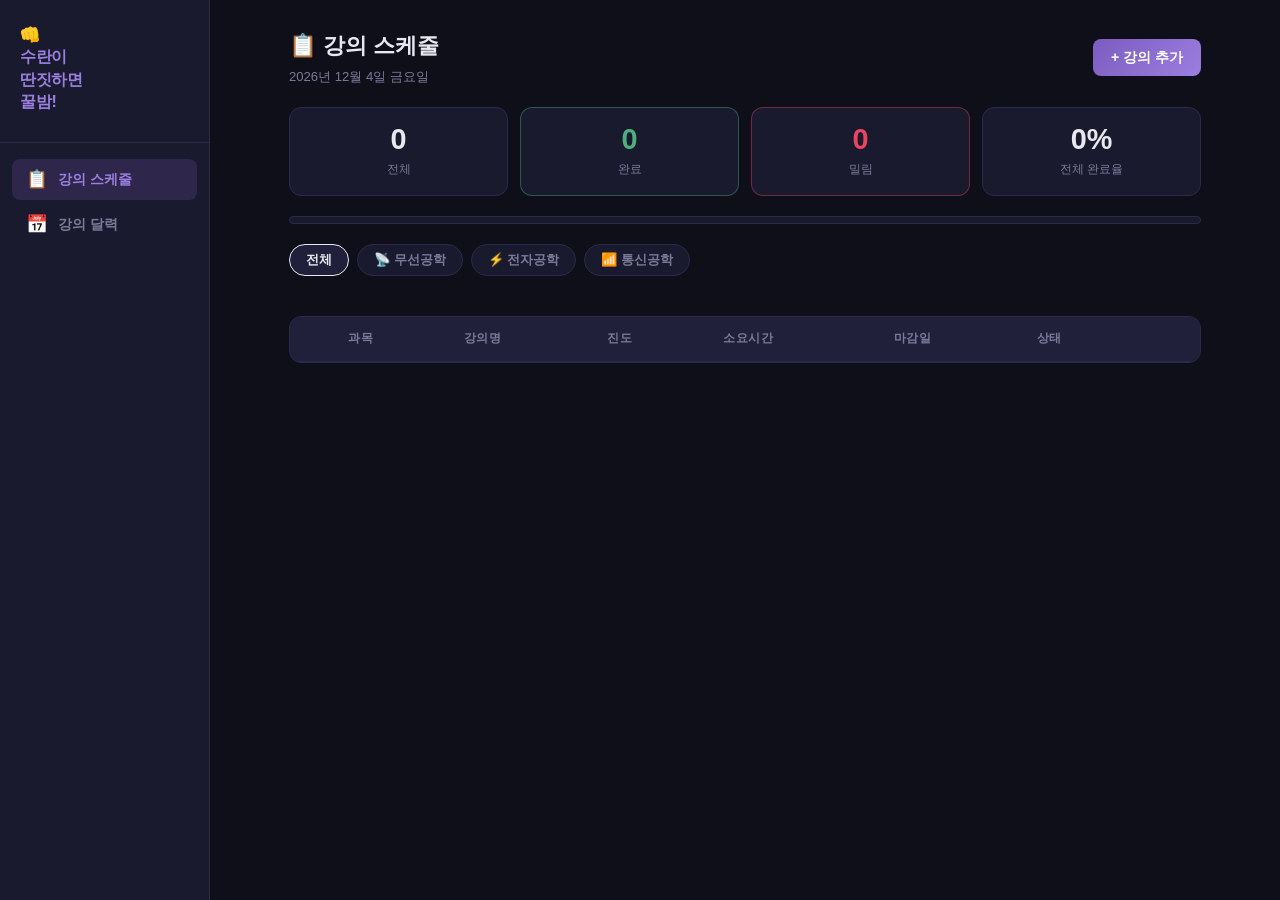
<file: backup/backup_2026-05-23/index.html>
<!DOCTYPE html>
<html lang="ko">
<head>
  <meta charset="UTF-8">
  <meta name="viewport" content="width=device-width, initial-scale=1.0">
  <title>수란이 딴짓하면 꿀밤!</title>
  <link rel="stylesheet" href="style.css">
</head>
<body>

<div class="app">

  <!-- ===================== 사이드바 ===================== -->
  <nav class="sidebar">
    <div class="sidebar__brand">👊<br>수란이<br>딴짓하면<br>꿀밤!</div>
    <ul class="sidebar__menu">
      <li>
        <button class="menu-btn menu-btn--active" data-view="schedule">
          <span class="menu-icon">📋</span>
          <span class="menu-label">강의 스케줄</span>
        </button>
      </li>
      <li>
        <button class="menu-btn" data-view="calendar">
          <span class="menu-icon">📅</span>
          <span class="menu-label">강의 달력</span>
        </button>
      </li>
    </ul>
  </nav>

  <!-- ===================== 메인 ===================== -->
  <main class="main">

    <!-- ── 강의 스케줄 뷰 ── -->
    <div id="view-schedule" class="view view--active">
      <div class="container">

        <header class="header">
          <div>
            <h1 class="header__title">📋 강의 스케줄</h1>
            <p class="header__date" id="today-date"></p>
          </div>
          <button class="btn btn--primary" id="open-modal-btn">+ 강의 추가</button>
        </header>

        <!-- 요약 카드 -->
        <section class="summary">
          <div class="summary-card">
            <span class="summary-card__value" id="total-count">0</span>
            <span class="summary-card__label">전체</span>
          </div>
          <div class="summary-card summary-card--done">
            <span class="summary-card__value" id="done-count">0</span>
            <span class="summary-card__label">완료</span>
          </div>
          <div class="summary-card summary-card--delayed">
            <span class="summary-card__value" id="delayed-count">0</span>
            <span class="summary-card__label">밀림</span>
          </div>
          <div class="summary-card">
            <span class="summary-card__value" id="overall-rate">0%</span>
            <span class="summary-card__label">전체 완료율</span>
          </div>
        </section>

        <!-- 전체 진행바 -->
        <div class="progress-wrap">
          <div class="progress-bar">
            <div class="progress-bar__fill" id="overall-bar"></div>
          </div>
        </div>

        <!-- 과목 필터 -->
        <div class="subject-filter" id="subject-filter">
          <button class="subject-btn active" data-subject="all">전체</button>
          <button class="subject-btn" data-subject="wireless">📡 무선공학</button>
          <button class="subject-btn" data-subject="electronics">⚡ 전자공학</button>
          <button class="subject-btn" data-subject="comms">📶 통신공학</button>
        </div>

        <!-- 주차 탭 -->
        <nav class="week-tabs" id="week-tabs"></nav>

        <!-- 강의 테이블 -->
        <section class="table-wrap">
          <table class="schedule-table" id="schedule-table">
            <thead>
              <tr>
                <th class="th-check"></th>
                <th>과목</th>
                <th>강의명</th>
                <th>진도</th>
                <th>소요시간</th>
                <th>마감일</th>
                <th>상태</th>
                <th></th>
              </tr>
            </thead>
            <tbody id="table-body"></tbody>
          </table>
          <div class="empty-state" id="empty-state">
            <p class="empty-state__icon">📂</p>
            <p class="empty-state__text">이 주차에 등록된 공부가 없습니다.</p>
          </div>
        </section>

      </div>
    </div><!-- /view-schedule -->

    <!-- ── 공부 달력 뷰 ── -->
    <div id="view-calendar" class="view">
      <div class="container">

        <header class="header">
          <div>
            <h1 class="header__title">📅 공부 달력</h1>
            <p class="header__date" id="cal-today-date"></p>
          </div>
        </header>

        <!-- 월 이동 -->
        <div class="cal-nav">
          <button class="btn btn--ghost cal-nav__btn" id="cal-prev">◀</button>
          <h2 class="cal-nav__label" id="cal-month-label"></h2>
          <button class="btn btn--ghost cal-nav__btn" id="cal-next">▶</button>
        </div>

        <!-- 달력 그리드 -->
        <div class="cal-wrap">
          <div class="cal-days-header">
            <span>월</span><span>화</span><span>수</span>
            <span>목</span><span>금</span><span class="sat">토</span><span class="sun">일</span>
          </div>
          <div class="cal-grid" id="cal-grid"></div>
        </div>

        <!-- 범례 -->
        <div class="cal-legend">
          <span class="cal-legend__item cal-legend__item--wireless">📡 무선공학</span>
          <span class="cal-legend__item cal-legend__item--electronics">⚡ 전자공학</span>
          <span class="cal-legend__item cal-legend__item--comms">📶 통신공학</span>
          <span class="cal-legend__item cal-legend__item--done">✔ 완료</span>
        </div>

      </div>
    </div><!-- /view-calendar -->

  </main>
</div>

<!-- ===================== 모달 ===================== -->
<div class="modal-overlay" id="modal-overlay">
  <div class="modal">
    <div class="modal__header">
      <h2 class="modal__title" id="modal-title">강의 추가</h2>
      <button class="modal__close" id="close-modal-btn">✕</button>
    </div>
    <form class="modal__form" id="course-form" autocomplete="off">
      <input type="hidden" id="edit-id">

      <div class="form-row">
        <div class="form-group">
          <label class="form-label">강의명 <span class="required">*</span></label>
          <input type="text" class="form-input" id="f-name" placeholder="강의 이름" maxlength="60">
        </div>
        <div class="form-group">
          <label class="form-label">과목 <span class="required">*</span></label>
          <select class="form-input" id="f-subject">
            <option value="wireless">📡 무선공학</option>
            <option value="electronics">⚡ 전자공학</option>
            <option value="comms">📶 통신공학</option>
          </select>
        </div>
      </div>

      <div class="form-row">
        <div class="form-group">
          <label class="form-label">주차 <span class="required">*</span></label>
          <select class="form-input" id="f-week"></select>
        </div>
        <div class="form-group">
          <label class="form-label">상태</label>
          <select class="form-input" id="f-status">
            <option value="default">기본</option>
            <option value="delayed">밀림</option>
            <option value="done">완료</option>
          </select>
        </div>
      </div>

      <div class="form-row">
        <div class="form-group">
          <label class="form-label">진도</label>
          <input type="text" class="form-input" id="f-progress" placeholder="강의 번호">
        </div>
        <div class="form-group">
          <label class="form-label">소요시간</label>
          <input type="text" class="form-input" id="f-duration" placeholder="예: 45분">
        </div>
      </div>

      <div class="form-group">
        <label class="form-label">마감일</label>
        <input type="date" class="form-input" id="f-deadline">
      </div>

      <div class="modal__actions">
        <button type="button" class="btn btn--ghost" id="cancel-btn">취소</button>
        <button type="submit" class="btn btn--primary">저장</button>
      </div>
    </form>
  </div>
</div>

<script src="script.js"></script>
</body>
</html>
</file>
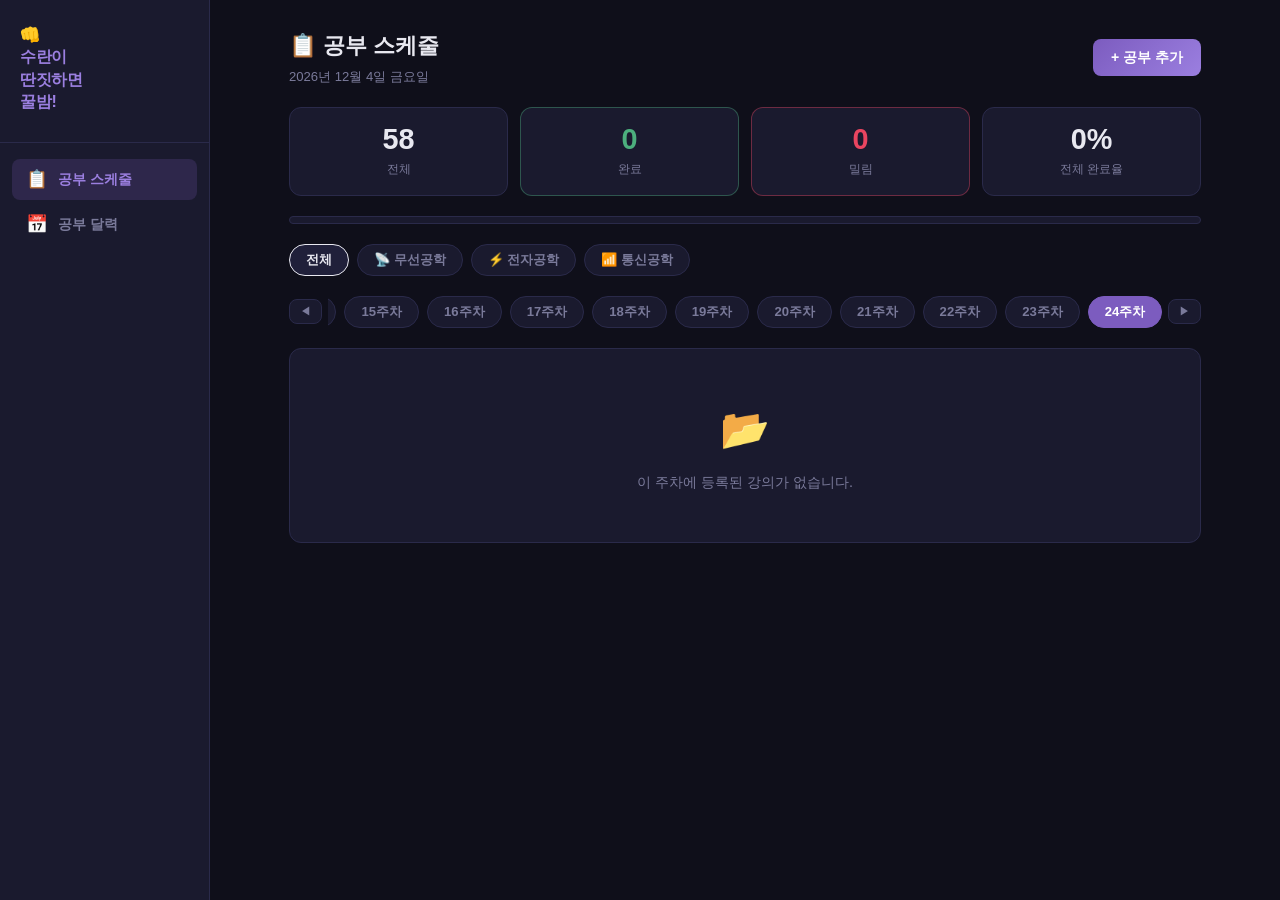
<file: backup/backup_2026-05-23_v2(15-09)/index.html>
<!DOCTYPE html>
<html lang="ko">
<head>
  <meta charset="UTF-8">
  <meta name="viewport" content="width=device-width, initial-scale=1.0">
  <title>수란이 딴짓하면 꿀밤!</title>
  <link rel="stylesheet" href="style.css">
</head>
<body>

<div class="app">

  <!-- ===================== 사이드바 ===================== -->
  <nav class="sidebar">
    <div class="sidebar__brand">👊<br>수란이<br>딴짓하면<br>꿀밤!</div>
    <ul class="sidebar__menu">
      <li>
        <button class="menu-btn menu-btn--active" data-view="schedule">
          <span class="menu-icon">📋</span>
          <span class="menu-label">공부 스케줄</span>
        </button>
      </li>
      <li>
        <button class="menu-btn" data-view="calendar">
          <span class="menu-icon">📅</span>
          <span class="menu-label">공부 달력</span>
        </button>
      </li>
    </ul>
  </nav>

  <!-- ===================== 메인 ===================== -->
  <main class="main">

    <!-- ── 공부 스케줄 뷰 ── -->
    <div id="view-schedule" class="view view--active">
      <div class="container">

        <header class="header">
          <div>
            <h1 class="header__title">📋 공부 스케줄</h1>
            <p class="header__date" id="today-date"></p>
          </div>
          <button class="btn btn--primary" id="open-modal-btn">+ 공부 추가</button>
        </header>

        <!-- 요약 카드 -->
        <section class="summary">
          <div class="summary-card">
            <span class="summary-card__value" id="total-count">0</span>
            <span class="summary-card__label">전체</span>
          </div>
          <div class="summary-card summary-card--done">
            <span class="summary-card__value" id="done-count">0</span>
            <span class="summary-card__label">완료</span>
          </div>
          <div class="summary-card summary-card--delayed">
            <span class="summary-card__value" id="delayed-count">0</span>
            <span class="summary-card__label">밀림</span>
          </div>
          <div class="summary-card">
            <span class="summary-card__value" id="overall-rate">0%</span>
            <span class="summary-card__label">전체 완료율</span>
          </div>
        </section>

        <!-- 전체 진행바 -->
        <div class="progress-wrap">
          <div class="progress-bar">
            <div class="progress-bar__fill" id="overall-bar"></div>
          </div>
        </div>

        <!-- 과목 필터 -->
        <div class="subject-filter" id="subject-filter">
          <button class="subject-btn active" data-subject="all">전체</button>
          <button class="subject-btn" data-subject="wireless">📡 무선공학</button>
          <button class="subject-btn" data-subject="electronics">⚡ 전자공학</button>
          <button class="subject-btn" data-subject="comms">📶 통신공학</button>
        </div>

        <!-- 주차 탭 -->
        <div class="week-tabs-wrap">
          <button class="week-nav-btn" id="week-prev">◀</button>
          <nav class="week-tabs" id="week-tabs"></nav>
          <button class="week-nav-btn" id="week-next">▶</button>
        </div>

        <!-- 강의 테이블 -->
        <section class="table-wrap">
          <table class="schedule-table" id="schedule-table">
            <thead>
              <tr>
                <th class="th-check"></th>
                <th>과목</th>
                <th>강의명</th>
                <th>진도</th>
                <th>소요시간</th>
                <th>기간</th>
                <th>상태</th>
                <th></th>
              </tr>
            </thead>
            <tbody id="table-body"></tbody>
          </table>
          <div class="empty-state" id="empty-state">
            <p class="empty-state__icon">📂</p>
            <p class="empty-state__text">이 주차에 등록된 강의가 없습니다.</p>
          </div>
        </section>

      </div>
    </div><!-- /view-schedule -->

    <!-- ── 공부 달력 뷰 ── -->
    <div id="view-calendar" class="view">
      <div class="container">

        <header class="header">
          <div>
            <h1 class="header__title">📅 공부 달력</h1>
            <p class="header__date" id="cal-today-date"></p>
          </div>
        </header>

        <!-- 월 이동 -->
        <div class="cal-nav">
          <button class="btn btn--ghost cal-nav__btn" id="cal-prev">◀</button>
          <h2 class="cal-nav__label" id="cal-month-label"></h2>
          <button class="btn btn--ghost cal-nav__btn" id="cal-next">▶</button>
        </div>

        <!-- 달력 그리드 -->
        <div class="cal-wrap">
          <div class="cal-days-header">
            <span>월</span><span>화</span><span>수</span>
            <span>목</span><span>금</span><span class="sat">토</span><span class="sun">일</span>
          </div>
          <div class="cal-grid" id="cal-grid"></div>
        </div>

        <!-- 범례 -->
        <div class="cal-legend">
          <span class="cal-legend__item cal-legend__item--wireless">📡 무선공학</span>
          <span class="cal-legend__item cal-legend__item--electronics">⚡ 전자공학</span>
          <span class="cal-legend__item cal-legend__item--comms">📶 통신공학</span>
          <span class="cal-legend__item cal-legend__item--done">✔ 완료</span>
        </div>

      </div>
    </div><!-- /view-calendar -->

  </main>
</div>

<!-- ===================== 모달 ===================== -->
<div class="modal-overlay" id="modal-overlay">
  <div class="modal">
    <div class="modal__header">
      <h2 class="modal__title" id="modal-title">공부 추가</h2>
      <button class="modal__close" id="close-modal-btn">✕</button>
    </div>
    <form class="modal__form" id="course-form" autocomplete="off">
      <input type="hidden" id="edit-id">

      <div class="form-row">
        <div class="form-group">
          <label class="form-label">강의명 <span class="required">*</span></label>
          <input type="text" class="form-input" id="f-name" placeholder="강의 이름" maxlength="60">
        </div>
        <div class="form-group">
          <label class="form-label">과목 <span class="required">*</span></label>
          <select class="form-input" id="f-subject">
            <option value="wireless">📡 무선공학</option>
            <option value="electronics">⚡ 전자공학</option>
            <option value="comms">📶 통신공학</option>
            <option value="custom">✏️ 직접 입력</option>
          </select>
        </div>
      </div>

      <div class="form-group" id="custom-subject-group" style="display:none">
        <label class="form-label">과목명 직접 입력</label>
        <input type="text" class="form-input" id="f-custom-subject" placeholder="과목명을 입력하세요" maxlength="30">
        <label class="form-label" style="margin-top:10px">색상</label>
        <div class="color-swatches" id="color-swatches"></div>
        <input type="hidden" id="f-custom-color">
      </div>

      <div class="form-row">
        <div class="form-group">
          <label class="form-label">주차 <span class="required">*</span></label>
          <select class="form-input" id="f-week"></select>
        </div>
        <div class="form-group">
          <label class="form-label">상태</label>
          <select class="form-input" id="f-status">
            <option value="default">기본</option>
            <option value="delayed">밀림</option>
            <option value="done">완료</option>
          </select>
        </div>
      </div>

      <div class="form-row">
        <div class="form-group">
          <label class="form-label">진도</label>
          <input type="text" class="form-input" id="f-progress" placeholder="강의 번호">
        </div>
        <div class="form-group">
          <label class="form-label">소요시간</label>
          <input type="text" class="form-input" id="f-duration" placeholder="예: 45분">
        </div>
      </div>

      <div class="form-row">
        <div class="form-group">
          <label class="form-label">시작일</label>
          <input type="date" class="form-input" id="f-start-date">
        </div>
        <div class="form-group">
          <label class="form-label">종료일</label>
          <input type="date" class="form-input" id="f-end-date">
        </div>
      </div>

      <div class="modal__actions">
        <button type="button" class="btn btn--ghost" id="cancel-btn">취소</button>
        <button type="submit" class="btn btn--primary">저장</button>
      </div>
    </form>
  </div>
</div>

<script src="script.js"></script>
</body>
</html>
</file>
<file: backup/backup_2026-05-23/style.css>
/* =============================================================
   1. 디자인 변수
============================================================= */
:root {
  /* 배경 / 표면 */
  --bg:          #0f0f1a;
  --surface:     #1a1a2e;
  --surface-2:   #20203a;
  --border:      #2a2a4a;

  /* 브랜드 색상 */
  --primary:     #7c5cbf;
  --primary-lt:  #9b7fe0;

  /* 상태 색상 */
  --done:        #4caf7d;
  --delayed:     #e94560;
  --default:     #5b8de8;

  /* 텍스트 */
  --text:        #e8e8f0;
  --muted:       #7a7a9a;

  /* 과목 색상 */
  --wireless:    #38bdf8;
  --electronics: #fb923c;
  --comms:       #a78bfa;

  /* 공통 */
  --radius:      12px;
  --radius-sm:   8px;
  --tr:          0.2s ease;
  --sidebar-w:   210px;
}

/* =============================================================
   2. 리셋
============================================================= */
*, *::before, *::after { box-sizing: border-box; margin: 0; padding: 0; }

body {
  background: var(--bg);
  color: var(--text);
  font-family: 'Segoe UI', 'Apple SD Gothic Neo', sans-serif;
  font-size: 15px;
  line-height: 1.6;
  min-height: 100vh;
}

/* =============================================================
   3. 앱 레이아웃
============================================================= */
.app {
  display: flex;
  min-height: 100vh;
}

/* ── 사이드바 ── */
.sidebar {
  width: var(--sidebar-w);
  flex-shrink: 0;
  background: var(--surface);
  border-right: 1px solid var(--border);
  display: flex;
  flex-direction: column;
  position: fixed;
  top: 0; left: 0;
  height: 100vh;
  z-index: 50;
  padding: 24px 0 32px;
}

.sidebar__brand {
  font-size: 1rem;
  font-weight: 800;
  line-height: 1.4;
  color: var(--primary-lt);
  padding: 0 20px 28px;
  border-bottom: 1px solid var(--border);
  letter-spacing: -0.3px;
}

.sidebar__menu {
  list-style: none;
  padding: 16px 12px 0;
  display: flex;
  flex-direction: column;
  gap: 4px;
}

.menu-btn {
  display: flex;
  align-items: center;
  gap: 10px;
  width: 100%;
  background: transparent;
  border: none;
  border-radius: var(--radius-sm);
  color: var(--muted);
  cursor: pointer;
  font-size: 0.88rem;
  font-weight: 600;
  padding: 10px 14px;
  text-align: left;
  transition: all var(--tr);
}
.menu-btn:hover        { background: var(--surface-2); color: var(--text); }
.menu-btn--active      { background: rgba(124,92,191,0.2); color: var(--primary-lt); }
.menu-icon             { font-size: 1.1rem; flex-shrink: 0; }

/* ── 메인 & 뷰 ── */
.main          { margin-left: var(--sidebar-w); flex: 1; min-height: 100vh; }
.view          { display: none; }
.view--active  { display: block; }

.container {
  max-width: 960px;
  margin: 0 auto;
  padding: 28px 24px 60px;
  display: flex;
  flex-direction: column;
  gap: 20px;
}

/* =============================================================
   4. 공통 컴포넌트
============================================================= */

/* ── 헤더 ── */
.header       { display: flex; align-items: center; justify-content: space-between; }
.header__title { font-size: 1.4rem; font-weight: 800; }
.header__date  { font-size: 0.82rem; color: var(--muted); margin-top: 2px; }

/* ── 버튼 ── */
.btn {
  border: none;
  border-radius: var(--radius-sm);
  cursor: pointer;
  font-size: 0.88rem;
  font-weight: 600;
  padding: 9px 18px;
  transition: opacity var(--tr), transform var(--tr);
}
.btn:hover  { opacity: 0.82; transform: translateY(-1px); }
.btn:active { transform: translateY(0); }

.btn--primary { background: linear-gradient(135deg, var(--primary), var(--primary-lt)); color: #fff; }
.btn--ghost   { background: transparent; border: 1px solid var(--border); color: var(--muted); }
.btn--ghost:hover { border-color: var(--primary-lt); color: var(--primary-lt); }
.btn--icon       { background: transparent; border: none; color: var(--muted); padding: 4px 8px; font-size: 0.8rem; }
.btn--icon:hover { color: var(--delayed); }
.btn--delay:hover { color: var(--default); }

/* ── 배지 ── */
.badge {
  display: inline-block;
  border-radius: 99px;
  font-size: 0.75rem;
  font-weight: 700;
  padding: 3px 11px;
  white-space: nowrap;
}
.badge--default { background: rgba(91,141,232,0.15); color: var(--default); border: 1px solid rgba(91,141,232,0.3); }
.badge--delayed { background: rgba(233,69,96,0.15);  color: var(--delayed); border: 1px solid rgba(233,69,96,0.3); }
.badge--done    { background: rgba(76,175,125,0.15); color: var(--done);    border: 1px solid rgba(76,175,125,0.3); }

.subject-badge {
  display: inline-block;
  border-radius: var(--radius-sm);
  font-size: 0.72rem;
  font-weight: 700;
  padding: 3px 9px;
  white-space: nowrap;
}
.subject-badge--wireless    { background: rgba(56,189,248,0.15); color: var(--wireless);    border: 1px solid rgba(56,189,248,0.3); }
.subject-badge--electronics { background: rgba(251,146,60,0.15);  color: var(--electronics); border: 1px solid rgba(251,146,60,0.3); }
.subject-badge--comms       { background: rgba(167,139,250,0.15); color: var(--comms);       border: 1px solid rgba(167,139,250,0.3); }
.subject-badge--custom      { background: rgba(160,160,180,0.15); color: #aaa;               border: 1px solid rgba(160,160,180,0.3); }

/* ── 색상 스와치 ── */
.color-swatches { display: flex; gap: 8px; flex-wrap: wrap; margin-top: 6px; }
.color-swatch {
  width: 28px; height: 28px;
  border-radius: 50%;
  cursor: pointer;
  border: 2px solid transparent;
  flex-shrink: 0;
  transition: transform var(--tr), box-shadow var(--tr);
}
.color-swatch:hover  { transform: scale(1.18); }
.color-swatch.selected {
  box-shadow: 0 0 0 2px var(--surface-2), 0 0 0 4px var(--text);
}

/* =============================================================
   5. 스케줄 뷰
============================================================= */

/* ── 요약 카드 ── */
.summary { display: grid; grid-template-columns: repeat(4, 1fr); gap: 12px; }

.summary-card {
  background: var(--surface);
  border: 1px solid var(--border);
  border-radius: var(--radius);
  padding: 16px;
  text-align: center;
}
.summary-card__value { display: block; font-size: 1.8rem; font-weight: 800; line-height: 1.1; }
.summary-card__label { display: block; font-size: 0.75rem; color: var(--muted); margin-top: 4px; }
.summary-card--done    { border-color: rgba(76,175,125,0.4); }
.summary-card--done    .summary-card__value { color: var(--done); }
.summary-card--delayed { border-color: rgba(233,69,96,0.4); }
.summary-card--delayed .summary-card__value { color: var(--delayed); }

/* ── 전체 진행바 ── */
.progress-bar {
  height: 8px;
  background: var(--surface);
  border-radius: 99px;
  overflow: hidden;
  border: 1px solid var(--border);
}
.progress-bar__fill {
  height: 100%;
  width: 0%;
  background: linear-gradient(90deg, var(--primary), var(--primary-lt));
  border-radius: 99px;
  transition: width 0.5s ease;
}

/* ── 과목 필터 ── */
.subject-filter { display: flex; gap: 8px; flex-wrap: wrap; }

.subject-btn {
  background: var(--surface);
  border: 1px solid var(--border);
  border-radius: 99px;
  color: var(--muted);
  cursor: pointer;
  font-size: 0.82rem;
  font-weight: 600;
  padding: 6px 16px;
  transition: all var(--tr);
}
.subject-btn:hover { opacity: 0.8; }
.subject-btn[data-subject="all"].active         { background: var(--surface-2); border-color: var(--text); color: var(--text); }
.subject-btn[data-subject="wireless"].active    { background: rgba(56,189,248,0.15); border-color: var(--wireless);    color: var(--wireless); }
.subject-btn[data-subject="electronics"].active { background: rgba(251,146,60,0.15);  border-color: var(--electronics); color: var(--electronics); }
.subject-btn[data-subject="comms"].active       { background: rgba(167,139,250,0.15); border-color: var(--comms);       color: var(--comms); }

/* ── 주차 탭 ── */
.week-tabs-wrap {
  display: flex;
  align-items: center;
  gap: 6px;
}

.week-nav-btn {
  background: var(--surface);
  border: 1px solid var(--border);
  border-radius: var(--radius-sm);
  color: var(--muted);
  cursor: pointer;
  font-size: 0.7rem;
  padding: 6px 10px;
  flex-shrink: 0;
  transition: all var(--tr);
  line-height: 1;
}
.week-nav-btn:hover { border-color: var(--primary-lt); color: var(--primary-lt); }

.week-tabs {
  display: flex;
  gap: 8px;
  flex-wrap: nowrap;
  overflow: hidden;
  scroll-behavior: smooth;
  flex: 1;
}

.week-tab {
  background: var(--surface);
  border: 1px solid var(--border);
  border-radius: 99px;
  color: var(--muted);
  cursor: pointer;
  font-size: 0.82rem;
  font-weight: 600;
  padding: 6px 16px;
  transition: all var(--tr);
  white-space: nowrap;
  flex-shrink: 0;
}
.week-tab:hover  { border-color: var(--primary-lt); color: var(--primary-lt); }
.week-tab.active { background: var(--primary); border-color: var(--primary); color: #fff; }

/* ── 테이블 ── */
.table-wrap {
  background: var(--surface);
  border: 1px solid var(--border);
  border-radius: var(--radius);
  overflow: hidden;
}
.schedule-table { width: 100%; border-collapse: collapse; }
.schedule-table thead { background: var(--surface-2); }
.schedule-table th {
  padding: 12px 14px;
  text-align: left;
  font-size: 0.78rem;
  font-weight: 700;
  color: var(--muted);
  text-transform: uppercase;
  letter-spacing: 0.5px;
  border-bottom: 1px solid var(--border);
  white-space: nowrap;
}
.schedule-table td {
  padding: 13px 14px;
  border-bottom: 1px solid var(--border);
  font-size: 0.88rem;
  vertical-align: middle;
}
.schedule-table tbody tr:last-child td { border-bottom: none; }
.schedule-table tbody tr { transition: background var(--tr); }
.schedule-table tbody tr:hover { background: var(--surface-2); }

.col-name     { font-weight: 600; max-width: 200px; }
.col-progress { color: var(--muted); white-space: nowrap; }
.col-duration { color: var(--muted); white-space: nowrap; }
.col-deadline { white-space: nowrap; color: var(--muted); }

/* 행 왼쪽 과목 컬러 라인 */
.row--wireless    { border-left: 3px solid var(--wireless); }
.row--electronics { border-left: 3px solid var(--electronics); }
.row--comms       { border-left: 3px solid var(--comms); }

/* ── 체크 버튼 ── */
.th-check { width: 44px; }

.check-btn {
  width: 26px;
  height: 26px;
  border-radius: 50%;
  border: 2px solid var(--border);
  background: transparent;
  cursor: pointer;
  display: flex;
  align-items: center;
  justify-content: center;
  font-size: 0.8rem;
  color: transparent;
  transition: all var(--tr);
  flex-shrink: 0;
}
.check-btn:hover  { border-color: var(--done); color: var(--done); }
.check-btn.checked {
  background: var(--done);
  border-color: var(--done);
  color: #fff;
  box-shadow: 0 0 8px rgba(76,175,125,0.45);
}

/* 완료된 행 */
.row--done td         { opacity: 0.45; }
.row--done .col-name  { text-decoration: line-through; }

/* ── D-day 배지 ── */
.d-badge {
  display: inline-block;
  border-radius: 99px;
  border: 1px solid currentColor;
  font-size: 0.72rem;
  font-weight: 700;
  padding: 1px 7px;
  margin-left: 6px;
  vertical-align: middle;
  color: var(--muted);
}
.d-badge--near { color: var(--delayed); }
.d-badge--over { color: var(--delayed); }

/* ── 빈 상태 ── */
.empty-state         { display: none; text-align: center; padding: 48px 0; }
.empty-state.visible { display: block; }
.empty-state__icon   { font-size: 2.5rem; margin-bottom: 10px; }
.empty-state__text   { color: var(--muted); font-size: 0.9rem; }

/* =============================================================
   6. 달력 뷰
============================================================= */

/* ── 월 이동 네비 ── */
.cal-nav {
  display: flex;
  align-items: center;
  justify-content: center;
  gap: 20px;
  background: var(--surface);
  border: 1px solid var(--border);
  border-radius: var(--radius);
  padding: 14px 20px;
}
.cal-nav__btn   { padding: 6px 14px; }
.cal-nav__label { font-size: 1.1rem; font-weight: 700; min-width: 160px; text-align: center; }

/* ── 달력 전체 래퍼 ── */
.cal-wrap {
  background: var(--surface);
  border: 1px solid var(--border);
  border-radius: var(--radius);
  overflow: hidden;
}

/* 요일 헤더 (월~일) */
.cal-days-header {
  display: grid;
  grid-template-columns: repeat(7, 1fr);
  background: var(--surface-2);
  border-bottom: 1px solid var(--border);
}
.cal-days-header span {
  padding: 10px 0;
  text-align: center;
  font-size: 0.78rem;
  font-weight: 700;
  color: var(--muted);
  letter-spacing: 0.5px;
}
.cal-days-header .sat { color: var(--primary-lt); }
.cal-days-header .sun { color: #f87171; }

/* ── 주차 행 (7컬럼 CSS Grid) ── */
.cal-grid { display: flex; flex-direction: column; }

.cal-week {
  display: grid;
  grid-template-columns: repeat(7, 1fr);
  grid-template-rows: 36px 36px 36px 36px 36px;
  border-bottom: 1px solid var(--border);
}
.cal-week:last-child { border-bottom: none; }

/* 날짜 셀 (전체 행 스팬, 숫자는 맨 위) */
.cal-day {
  grid-row: 1 / -1;
  padding: 7px 8px;
  border-right: 1px solid var(--border);
  vertical-align: top;
}
.cal-day:last-child          { border-right: none; }
.cal-day--other .cal-day__num { opacity: 0.22; }
.cal-day--sat .cal-day__num  { color: var(--primary-lt); }
.cal-day--sun .cal-day__num  { color: #f87171; }

.cal-day__num {
  display: inline-flex;
  align-items: center;
  justify-content: center;
  width: 24px;
  height: 24px;
  border-radius: 50%;
  font-size: 0.8rem;
  font-weight: 600;
  color: var(--muted);
}
.cal-day--today .cal-day__num {
  background: var(--primary);
  color: #fff;
  box-shadow: 0 0 8px rgba(124,92,191,0.5);
}

/* 이벤트 바 (grid-row: 2, 3, … / grid-column: 인라인 설정) */
.cal-event {
  display: flex;
  align-items: center;
  gap: 8px;
  border-radius: 5px;
  padding: 5px 10px;
  font-size: 0.8rem;
  font-weight: 600;
  margin: 4px 4px 4px;
  transition: opacity var(--tr);
  cursor: pointer;
}
.cal-event:hover { filter: brightness(1.2); }
.cal-event--wireless    { background: rgba(56,189,248,0.18); color: var(--wireless);    border-left: 3px solid var(--wireless);    border-right: 3px solid var(--wireless); }
.cal-event--electronics { background: rgba(251,146,60,0.18);  color: var(--electronics); border-left: 3px solid var(--electronics); border-right: 3px solid var(--electronics); }
.cal-event--comms       { background: rgba(167,139,250,0.18); color: var(--comms);       border-left: 3px solid var(--comms);       border-right: 3px solid var(--comms); }
.cal-event--custom      { background: rgba(160,160,180,0.18); color: #aaa;               border-left: 3px solid #aaa;               border-right: 3px solid #aaa; }
.cal-event--done        { opacity: 0.38; }

/* 멀티위크 구간 테두리 처리 */
.cal-event--first-seg { border-right: none !important; border-radius: 5px 0 0 5px; margin-right: 0; }
.cal-event--mid-seg   { border-left: none !important; border-right: none !important; border-radius: 0; margin-left: 0; margin-right: 0; }
.cal-event--last-seg  { border-left: none !important; border-radius: 0 5px 5px 0; margin-left: 0; }

.cal-event__icon      { font-size: 0.95rem; flex-shrink: 0; }
.cal-event__name      { white-space: nowrap; overflow: hidden; text-overflow: ellipsis; }
.cal-event__count     { font-size: 0.73rem; opacity: 0.85; white-space: nowrap; }
.cal-event__done-mark { color: var(--done); font-size: 0.85rem; flex-shrink: 0; }
.cal-event__week      { margin-left: auto; font-size: 0.7rem; opacity: 0.6; white-space: nowrap; flex-shrink: 0; padding-left: 6px; }

/* ── 범례 ── */
.cal-legend       { display: flex; gap: 16px; flex-wrap: wrap; padding: 4px 0; }
.cal-legend__item { font-size: 0.8rem; font-weight: 600; display: flex; align-items: center; gap: 6px; }
.cal-legend__item--wireless    { color: var(--wireless); }
.cal-legend__item--electronics { color: var(--electronics); }
.cal-legend__item--comms       { color: var(--comms); }
.cal-legend__item--done        { color: var(--muted); }

/* =============================================================
   7. 모달
============================================================= */
.modal-overlay {
  display: none;
  position: fixed;
  inset: 0;
  background: rgba(0,0,0,0.6);
  z-index: 200;
  align-items: center;
  justify-content: center;
  padding: 16px;
}
.modal-overlay.open { display: flex; }

.modal {
  background: var(--surface);
  border: 1px solid var(--border);
  border-radius: var(--radius);
  width: 100%;
  max-width: 520px;
  animation: fadeUp 0.2s ease;
}

@keyframes fadeUp {
  from { opacity: 0; transform: translateY(16px); }
  to   { opacity: 1; transform: translateY(0); }
}

.modal__header {
  display: flex;
  align-items: center;
  justify-content: space-between;
  padding: 20px 20px 0;
}
.modal__title { font-size: 1.05rem; font-weight: 700; }
.modal__close {
  background: none;
  border: none;
  color: var(--muted);
  cursor: pointer;
  font-size: 1rem;
  transition: color var(--tr);
}
.modal__close:hover { color: var(--delayed); }
.modal__form    { padding: 20px; display: flex; flex-direction: column; gap: 14px; }
.modal__actions { display: flex; justify-content: flex-end; gap: 10px; margin-top: 4px; }

/* ── 폼 요소 ── */
.form-group { display: flex; flex-direction: column; gap: 5px; }
.form-row   { display: grid; grid-template-columns: 1fr 1fr; gap: 12px; }
.form-label { font-size: 0.8rem; color: var(--muted); font-weight: 600; }
.required   { color: var(--delayed); }

.form-input {
  background: var(--surface-2);
  border: 1px solid var(--border);
  border-radius: var(--radius-sm);
  color: var(--text);
  font-size: 0.9rem;
  padding: 9px 12px;
  outline: none;
  transition: border-color var(--tr);
  width: 100%;
}
.form-input:focus       { border-color: var(--primary); }
.form-input::placeholder { color: var(--muted); }

/* ── 기간 표시 ── */
.period-display {
  background: var(--surface-2);
  border: 1px solid var(--border);
  border-radius: var(--radius-sm);
  color: var(--text);
  font-size: 0.9rem;
  font-weight: 600;
  padding: 9px 12px;
  min-height: 39px;
  display: flex;
  align-items: center;
  letter-spacing: 0.3px;
}
.period-display__placeholder { color: var(--muted); font-weight: 400; font-size: 0.82rem; }

/* =============================================================
   8. 반응형
============================================================= */
/* ── 태블릿 (≤768px) ── */
@media (max-width: 768px) {
  :root { --sidebar-w: 60px; }

  .menu-label     { display: none; }
  .sidebar__brand { font-size: 0.6rem; padding: 12px 10px 16px; text-align: center; }
  .menu-btn       { justify-content: center; padding: 10px; }
  .summary        { grid-template-columns: repeat(2, 1fr); }
  .table-wrap     { overflow-x: auto; -webkit-overflow-scrolling: touch; }
  .schedule-table { min-width: 540px; }
  .form-row       { grid-template-columns: 1fr; }

  /* 주차 탭 */
  .week-nav-btn { padding: 5px 9px; font-size: 0.68rem; }
  .week-tab     { font-size: 0.78rem; padding: 5px 12px; }

  /* 달력 주차 표시 크기 축소 */
  .cal-event__week { font-size: 0.63rem; }
}

/* ── 모바일 (≤640px) ── */
@media (max-width: 640px) {
  :root { --sidebar-w: 0px; }

  /* 사이드바 → 하단 탭 바 */
  .sidebar {
    width: 100%;
    height: 56px;
    flex-direction: row;
    top: auto;
    bottom: 0;
    left: 0;
    border-right: none;
    border-top: 1px solid var(--border);
    padding: 0;
  }
  .sidebar__brand { display: none; }
  .sidebar__menu  { flex-direction: row; width: 100%; padding: 0; gap: 0; }
  .menu-btn {
    flex: 1;
    flex-direction: column;
    gap: 3px;
    padding: 8px 4px;
    border-radius: 0;
    justify-content: center;
    align-items: center;
  }
  .menu-label { display: block; font-size: 0.65rem; }
  .menu-icon  { font-size: 1.2rem; }

  /* 메인 */
  .main      { margin-left: 0; }
  .container { padding: 10px 10px 72px; gap: 8px; }

  /* 헤더 */
  .header__title { font-size: 0.95rem; }
  .header__date  { display: none; }
  .btn--primary  { font-size: 0.78rem; padding: 6px 10px; }

  /* 요약 카드: 4개 한 줄 */
  .summary             { grid-template-columns: repeat(4, 1fr); gap: 5px; }
  .summary-card        { padding: 7px 4px; }
  .summary-card__value { font-size: 1rem; }
  .summary-card__label { font-size: 0.6rem; margin-top: 2px; }

  /* 진행바 */
  .progress-bar { height: 5px; }

  /* 필터: 한 줄 가로 스크롤 */
  .subject-filter { flex-wrap: nowrap; overflow-x: auto; -webkit-overflow-scrolling: touch; padding-bottom: 2px; }
  .subject-btn    { font-size: 0.72rem; padding: 4px 10px; white-space: nowrap; flex-shrink: 0; }

  /* 주차 탭 */
  .week-tab { font-size: 0.72rem; padding: 4px 10px; }

  /* 스케줄 테이블 → 카드 레이아웃 */
  .table-wrap     { overflow-x: unset; }
  .schedule-table { min-width: 0; display: block; }
  .schedule-table thead { display: none; }
  .schedule-table tbody { display: block; }
  .schedule-table tbody tr {
    display: grid;
    grid-template-columns: 34px 1fr auto;
    grid-template-areas:
      "check subject  status"
      "check name     buttons"
      "check deadline buttons";
    gap: 2px 6px;
    padding: 9px 10px 9px 2px;
    align-items: start;
  }
  .schedule-table td              { display: block; padding: 0; border: none; font-size: 0.82rem; }
  .schedule-table td:nth-child(1) { grid-area: check;    display: flex; align-items: center; justify-content: center; padding-top: 2px; }
  .schedule-table td:nth-child(2) { grid-area: subject; }
  .schedule-table td:nth-child(3) { grid-area: name;     font-size: 0.86rem; }
  .schedule-table td:nth-child(4) { display: none; }
  .schedule-table td:nth-child(5) { display: none; }
  .schedule-table td:nth-child(6) { grid-area: deadline; font-size: 0.72rem; }
  .schedule-table td:nth-child(7) { grid-area: status; }
  .schedule-table td:nth-child(8) { grid-area: buttons;  display: flex; align-items: center; justify-content: flex-end; gap: 2px; }
  .col-name { max-width: none; }

  /* 체크 버튼 */
  .check-btn { width: 22px; height: 22px; font-size: 0.7rem; }

  /* 달력 */
  .cal-week              { grid-template-rows: 24px 20px 20px 20px 20px; }
  .cal-days-header span  { font-size: 0.65rem; padding: 6px 0; }
  .cal-day               { padding: 3px 4px; }
  .cal-day__num          { width: 18px; height: 18px; font-size: 0.68rem; }
  .cal-nav__label        { font-size: 0.9rem; min-width: 120px; }
  .cal-event             { padding: 2px 5px; font-size: 0.63rem; gap: 3px; margin: 1px 2px; }
  .cal-event__count      { display: none; }
  .cal-event__week       { display: none; }
  .cal-event__icon       { font-size: 0.7rem; }
  .cal-event__done-mark  { display: none; }

  /* 미루기 버튼 터치 영역 */
  .btn--delay { font-size: 0.9rem; padding: 6px 8px; }
  .btn--delay:active { opacity: 0.6; }

  /* 액션 버튼 3개 간격 */
  .schedule-table td:nth-child(8) { gap: 2px; }

  /* 색상 스와치 터치 타겟 */
  .color-swatch { width: 34px; height: 34px; }
  .color-swatches { gap: 10px; }

  /* 모달 → 하단 시트 */
  .modal-overlay { padding: 0; align-items: flex-end; }
  .modal {
    border-radius: var(--radius) var(--radius) 0 0;
    max-width: 100%;
    max-height: 92vh;
    overflow-y: auto;
  }
}
</file>
<file: backup/backup_2026-05-23_v2(15-09)/style.css>
/* =============================================================
   1. 디자인 변수
============================================================= */
:root {
  /* 배경 / 표면 */
  --bg:          #0f0f1a;
  --surface:     #1a1a2e;
  --surface-2:   #20203a;
  --border:      #2a2a4a;

  /* 브랜드 색상 */
  --primary:     #7c5cbf;
  --primary-lt:  #9b7fe0;

  /* 상태 색상 */
  --done:        #4caf7d;
  --delayed:     #e94560;
  --default:     #5b8de8;

  /* 텍스트 */
  --text:        #e8e8f0;
  --muted:       #7a7a9a;

  /* 과목 색상 */
  --wireless:    #38bdf8;
  --electronics: #fb923c;
  --comms:       #a78bfa;

  /* 공통 */
  --radius:      12px;
  --radius-sm:   8px;
  --tr:          0.2s ease;
  --sidebar-w:   210px;
}

/* =============================================================
   2. 리셋
============================================================= */
*, *::before, *::after { box-sizing: border-box; margin: 0; padding: 0; }

body {
  background: var(--bg);
  color: var(--text);
  font-family: 'Segoe UI', 'Apple SD Gothic Neo', sans-serif;
  font-size: 15px;
  line-height: 1.6;
  min-height: 100vh;
}

/* =============================================================
   3. 앱 레이아웃
============================================================= */
.app {
  display: flex;
  min-height: 100vh;
}

/* ── 사이드바 ── */
.sidebar {
  width: var(--sidebar-w);
  flex-shrink: 0;
  background: var(--surface);
  border-right: 1px solid var(--border);
  display: flex;
  flex-direction: column;
  position: fixed;
  top: 0; left: 0;
  height: 100vh;
  z-index: 50;
  padding: 24px 0 32px;
}

.sidebar__brand {
  font-size: 1rem;
  font-weight: 800;
  line-height: 1.4;
  color: var(--primary-lt);
  padding: 0 20px 28px;
  border-bottom: 1px solid var(--border);
  letter-spacing: -0.3px;
}

.sidebar__menu {
  list-style: none;
  padding: 16px 12px 0;
  display: flex;
  flex-direction: column;
  gap: 4px;
}

.menu-btn {
  display: flex;
  align-items: center;
  gap: 10px;
  width: 100%;
  background: transparent;
  border: none;
  border-radius: var(--radius-sm);
  color: var(--muted);
  cursor: pointer;
  font-size: 0.88rem;
  font-weight: 600;
  padding: 10px 14px;
  text-align: left;
  transition: all var(--tr);
}
.menu-btn:hover        { background: var(--surface-2); color: var(--text); }
.menu-btn--active      { background: rgba(124,92,191,0.2); color: var(--primary-lt); }
.menu-icon             { font-size: 1.1rem; flex-shrink: 0; }

/* ── 메인 & 뷰 ── */
.main          { margin-left: var(--sidebar-w); flex: 1; min-height: 100vh; }
.view          { display: none; }
.view--active  { display: block; }

.container {
  max-width: 960px;
  margin: 0 auto;
  padding: 28px 24px 60px;
  display: flex;
  flex-direction: column;
  gap: 20px;
}

/* =============================================================
   4. 공통 컴포넌트
============================================================= */

/* ── 헤더 ── */
.header       { display: flex; align-items: center; justify-content: space-between; }
.header__title { font-size: 1.4rem; font-weight: 800; }
.header__date  { font-size: 0.82rem; color: var(--muted); margin-top: 2px; }

/* ── 버튼 ── */
.btn {
  border: none;
  border-radius: var(--radius-sm);
  cursor: pointer;
  font-size: 0.88rem;
  font-weight: 600;
  padding: 9px 18px;
  transition: opacity var(--tr), transform var(--tr);
}
.btn:hover  { opacity: 0.82; transform: translateY(-1px); }
.btn:active { transform: translateY(0); }

.btn--primary { background: linear-gradient(135deg, var(--primary), var(--primary-lt)); color: #fff; }
.btn--ghost   { background: transparent; border: 1px solid var(--border); color: var(--muted); }
.btn--ghost:hover { border-color: var(--primary-lt); color: var(--primary-lt); }
.btn--icon       { background: transparent; border: none; color: var(--muted); padding: 4px 8px; font-size: 0.8rem; }
.btn--icon:hover { color: var(--delayed); }
.btn--delay:hover { color: var(--default); }

/* ── 배지 ── */
.badge {
  display: inline-block;
  border-radius: 99px;
  font-size: 0.75rem;
  font-weight: 700;
  padding: 3px 11px;
  white-space: nowrap;
}
.badge--default { background: rgba(91,141,232,0.15); color: var(--default); border: 1px solid rgba(91,141,232,0.3); }
.badge--delayed { background: rgba(233,69,96,0.15);  color: var(--delayed); border: 1px solid rgba(233,69,96,0.3); }
.badge--done    { background: rgba(76,175,125,0.15); color: var(--done);    border: 1px solid rgba(76,175,125,0.3); }

.subject-badge {
  display: inline-block;
  border-radius: var(--radius-sm);
  font-size: 0.72rem;
  font-weight: 700;
  padding: 3px 9px;
  white-space: nowrap;
}
.subject-badge--wireless    { background: rgba(56,189,248,0.15); color: var(--wireless);    border: 1px solid rgba(56,189,248,0.3); }
.subject-badge--electronics { background: rgba(251,146,60,0.15);  color: var(--electronics); border: 1px solid rgba(251,146,60,0.3); }
.subject-badge--comms       { background: rgba(167,139,250,0.15); color: var(--comms);       border: 1px solid rgba(167,139,250,0.3); }
.subject-badge--custom      { background: rgba(160,160,180,0.15); color: #aaa;               border: 1px solid rgba(160,160,180,0.3); }

/* ── 색상 스와치 ── */
.color-swatches { display: flex; gap: 8px; flex-wrap: wrap; margin-top: 6px; }
.color-swatch {
  width: 28px; height: 28px;
  border-radius: 50%;
  cursor: pointer;
  border: 2px solid transparent;
  flex-shrink: 0;
  transition: transform var(--tr), box-shadow var(--tr);
}
.color-swatch:hover  { transform: scale(1.18); }
.color-swatch.selected {
  box-shadow: 0 0 0 2px var(--surface-2), 0 0 0 4px var(--text);
}

/* =============================================================
   5. 스케줄 뷰
============================================================= */

/* ── 요약 카드 ── */
.summary { display: grid; grid-template-columns: repeat(4, 1fr); gap: 12px; }

.summary-card {
  background: var(--surface);
  border: 1px solid var(--border);
  border-radius: var(--radius);
  padding: 16px;
  text-align: center;
}
.summary-card__value { display: block; font-size: 1.8rem; font-weight: 800; line-height: 1.1; }
.summary-card__label { display: block; font-size: 0.75rem; color: var(--muted); margin-top: 4px; }
.summary-card--done    { border-color: rgba(76,175,125,0.4); }
.summary-card--done    .summary-card__value { color: var(--done); }
.summary-card--delayed { border-color: rgba(233,69,96,0.4); }
.summary-card--delayed .summary-card__value { color: var(--delayed); }

/* ── 전체 진행바 ── */
.progress-bar {
  height: 8px;
  background: var(--surface);
  border-radius: 99px;
  overflow: hidden;
  border: 1px solid var(--border);
}
.progress-bar__fill {
  height: 100%;
  width: 0%;
  background: linear-gradient(90deg, var(--primary), var(--primary-lt));
  border-radius: 99px;
  transition: width 0.5s ease;
}

/* ── 과목 필터 ── */
.subject-filter { display: flex; gap: 8px; flex-wrap: wrap; }

.subject-btn {
  background: var(--surface);
  border: 1px solid var(--border);
  border-radius: 99px;
  color: var(--muted);
  cursor: pointer;
  font-size: 0.82rem;
  font-weight: 600;
  padding: 6px 16px;
  transition: all var(--tr);
}
.subject-btn:hover { opacity: 0.8; }
.subject-btn[data-subject="all"].active         { background: var(--surface-2); border-color: var(--text); color: var(--text); }
.subject-btn[data-subject="wireless"].active    { background: rgba(56,189,248,0.15); border-color: var(--wireless);    color: var(--wireless); }
.subject-btn[data-subject="electronics"].active { background: rgba(251,146,60,0.15);  border-color: var(--electronics); color: var(--electronics); }
.subject-btn[data-subject="comms"].active       { background: rgba(167,139,250,0.15); border-color: var(--comms);       color: var(--comms); }

/* ── 주차 탭 ── */
.week-tabs-wrap {
  display: flex;
  align-items: center;
  gap: 6px;
}

.week-nav-btn {
  background: var(--surface);
  border: 1px solid var(--border);
  border-radius: var(--radius-sm);
  color: var(--muted);
  cursor: pointer;
  font-size: 0.7rem;
  padding: 6px 10px;
  flex-shrink: 0;
  transition: all var(--tr);
  line-height: 1;
}
.week-nav-btn:hover { border-color: var(--primary-lt); color: var(--primary-lt); }

.week-tabs {
  display: flex;
  gap: 8px;
  flex-wrap: nowrap;
  overflow: hidden;
  scroll-behavior: smooth;
  flex: 1;
}

.week-tab {
  background: var(--surface);
  border: 1px solid var(--border);
  border-radius: 99px;
  color: var(--muted);
  cursor: pointer;
  font-size: 0.82rem;
  font-weight: 600;
  padding: 6px 16px;
  transition: all var(--tr);
  white-space: nowrap;
  flex-shrink: 0;
}
.week-tab:hover  { border-color: var(--primary-lt); color: var(--primary-lt); }
.week-tab.active { background: var(--primary); border-color: var(--primary); color: #fff; }

/* ── 테이블 ── */
.table-wrap {
  background: var(--surface);
  border: 1px solid var(--border);
  border-radius: var(--radius);
  overflow: hidden;
}
.schedule-table { width: 100%; border-collapse: collapse; }
.schedule-table thead { background: var(--surface-2); }
.schedule-table th {
  padding: 12px 14px;
  text-align: left;
  font-size: 0.78rem;
  font-weight: 700;
  color: var(--muted);
  text-transform: uppercase;
  letter-spacing: 0.5px;
  border-bottom: 1px solid var(--border);
  white-space: nowrap;
}
.schedule-table td {
  padding: 13px 14px;
  border-bottom: 1px solid var(--border);
  font-size: 0.88rem;
  vertical-align: middle;
}
.schedule-table tbody tr:last-child td { border-bottom: none; }
.schedule-table tbody tr { transition: background var(--tr); }
.schedule-table tbody tr:hover { background: var(--surface-2); }

.col-name     { font-weight: 600; max-width: 200px; }
.col-progress { color: var(--muted); white-space: nowrap; }
.col-duration { color: var(--muted); white-space: nowrap; }
.col-deadline { white-space: nowrap; color: var(--muted); }

/* 행 왼쪽 과목 컬러 라인 */
.row--wireless    { border-left: 3px solid var(--wireless); }
.row--electronics { border-left: 3px solid var(--electronics); }
.row--comms       { border-left: 3px solid var(--comms); }

/* ── 체크 버튼 ── */
.th-check { width: 44px; }

.check-btn {
  width: 26px;
  height: 26px;
  border-radius: 50%;
  border: 2px solid var(--border);
  background: transparent;
  cursor: pointer;
  display: flex;
  align-items: center;
  justify-content: center;
  font-size: 0.8rem;
  color: transparent;
  transition: all var(--tr);
  flex-shrink: 0;
}
.check-btn:hover  { border-color: var(--done); color: var(--done); }
.check-btn.checked {
  background: var(--done);
  border-color: var(--done);
  color: #fff;
  box-shadow: 0 0 8px rgba(76,175,125,0.45);
}

/* 완료된 행 */
.row--done td         { opacity: 0.45; }
.row--done .col-name  { text-decoration: line-through; }

/* ── D-day 배지 ── */
.d-badge {
  display: inline-block;
  border-radius: 99px;
  border: 1px solid currentColor;
  font-size: 0.72rem;
  font-weight: 700;
  padding: 1px 7px;
  margin-left: 6px;
  vertical-align: middle;
  color: var(--muted);
}
.d-badge--near { color: var(--delayed); }
.d-badge--over { color: var(--delayed); }

/* ── 빈 상태 ── */
.empty-state         { display: none; text-align: center; padding: 48px 0; }
.empty-state.visible { display: block; }
.empty-state__icon   { font-size: 2.5rem; margin-bottom: 10px; }
.empty-state__text   { color: var(--muted); font-size: 0.9rem; }

/* =============================================================
   6. 달력 뷰
============================================================= */

/* ── 월 이동 네비 ── */
.cal-nav {
  display: flex;
  align-items: center;
  justify-content: center;
  gap: 20px;
  background: var(--surface);
  border: 1px solid var(--border);
  border-radius: var(--radius);
  padding: 14px 20px;
}
.cal-nav__btn   { padding: 6px 14px; }
.cal-nav__label { font-size: 1.1rem; font-weight: 700; min-width: 160px; text-align: center; }

/* ── 달력 전체 래퍼 ── */
.cal-wrap {
  background: var(--surface);
  border: 1px solid var(--border);
  border-radius: var(--radius);
  overflow: hidden;
}

/* 요일 헤더 (월~일) */
.cal-days-header {
  display: grid;
  grid-template-columns: repeat(7, 1fr);
  background: var(--surface-2);
  border-bottom: 1px solid var(--border);
}
.cal-days-header span {
  padding: 10px 0;
  text-align: center;
  font-size: 0.78rem;
  font-weight: 700;
  color: var(--muted);
  letter-spacing: 0.5px;
}
.cal-days-header .sat { color: var(--primary-lt); }
.cal-days-header .sun { color: #f87171; }

/* ── 주차 행 (7컬럼 CSS Grid) ── */
.cal-grid { display: flex; flex-direction: column; }

.cal-week {
  display: grid;
  grid-template-columns: repeat(7, 1fr);
  grid-template-rows: 36px 36px 36px 36px;
  border-bottom: 1px solid var(--border);
}
.cal-week:last-child { border-bottom: none; }

/* 날짜 셀 (전체 행 스팬, 숫자는 맨 위) */
.cal-day {
  grid-row: 1 / -1;
  padding: 7px 8px;
  border-right: 1px solid var(--border);
  vertical-align: top;
}
.cal-day:last-child          { border-right: none; }
.cal-day--other .cal-day__num { opacity: 0.22; }
.cal-day--sat .cal-day__num  { color: var(--primary-lt); }
.cal-day--sun .cal-day__num  { color: #f87171; }

.cal-day__num {
  display: inline-flex;
  align-items: center;
  justify-content: center;
  width: 24px;
  height: 24px;
  border-radius: 50%;
  font-size: 0.8rem;
  font-weight: 600;
  color: var(--muted);
}
.cal-day--today .cal-day__num {
  background: var(--primary);
  color: #fff;
  box-shadow: 0 0 8px rgba(124,92,191,0.5);
}

/* 이벤트 바 (grid-row: 2, 3, … / grid-column: 인라인 설정) */
.cal-event {
  display: flex;
  align-items: center;
  gap: 8px;
  border-radius: 5px;
  padding: 5px 10px;
  font-size: 0.8rem;
  font-weight: 600;
  margin: 4px 4px 4px;
  transition: opacity var(--tr);
  cursor: pointer;
}
.cal-event:hover { filter: brightness(1.2); }
.cal-event--wireless    { background: rgba(56,189,248,0.18); color: var(--wireless);    border-left: 3px solid var(--wireless);    border-right: 3px solid var(--wireless); }
.cal-event--electronics { background: rgba(251,146,60,0.18);  color: var(--electronics); border-left: 3px solid var(--electronics); border-right: 3px solid var(--electronics); }
.cal-event--comms       { background: rgba(167,139,250,0.18); color: var(--comms);       border-left: 3px solid var(--comms);       border-right: 3px solid var(--comms); }
.cal-event--custom      { background: rgba(160,160,180,0.18); color: #aaa;               border-left: 3px solid #aaa;               border-right: 3px solid #aaa; }
.cal-event--done        { opacity: 0.38; }

/* 멀티위크 구간 테두리 처리 */
.cal-event--first-seg { border-right: none !important; border-radius: 5px 0 0 5px; margin-right: 0; }
.cal-event--mid-seg   { border-left: none !important; border-right: none !important; border-radius: 0; margin-left: 0; margin-right: 0; }
.cal-event--last-seg  { border-left: none !important; border-radius: 0 5px 5px 0; margin-left: 0; }

.cal-event__icon      { font-size: 0.95rem; flex-shrink: 0; }
.cal-event__name      { white-space: nowrap; overflow: hidden; text-overflow: ellipsis; }
.cal-event__count     { font-size: 0.73rem; opacity: 0.85; white-space: nowrap; }
.cal-event__done-mark { color: var(--done); font-size: 0.85rem; flex-shrink: 0; }
.cal-event__week      { margin-left: auto; font-size: 0.7rem; opacity: 0.6; white-space: nowrap; flex-shrink: 0; padding-left: 6px; }

/* ── 범례 ── */
.cal-legend       { display: flex; gap: 16px; flex-wrap: wrap; padding: 4px 0; }
.cal-legend__item { font-size: 0.8rem; font-weight: 600; display: flex; align-items: center; gap: 6px; }
.cal-legend__item--wireless    { color: var(--wireless); }
.cal-legend__item--electronics { color: var(--electronics); }
.cal-legend__item--comms       { color: var(--comms); }
.cal-legend__item--done        { color: var(--muted); }

/* =============================================================
   7. 모달
============================================================= */
.modal-overlay {
  display: none;
  position: fixed;
  inset: 0;
  background: rgba(0,0,0,0.6);
  z-index: 200;
  align-items: center;
  justify-content: center;
  padding: 16px;
}
.modal-overlay.open { display: flex; }

.modal {
  background: var(--surface);
  border: 1px solid var(--border);
  border-radius: var(--radius);
  width: 100%;
  max-width: 520px;
  animation: fadeUp 0.2s ease;
}

@keyframes fadeUp {
  from { opacity: 0; transform: translateY(16px); }
  to   { opacity: 1; transform: translateY(0); }
}

.modal__header {
  display: flex;
  align-items: center;
  justify-content: space-between;
  padding: 20px 20px 0;
}
.modal__title { font-size: 1.05rem; font-weight: 700; }
.modal__close {
  background: none;
  border: none;
  color: var(--muted);
  cursor: pointer;
  font-size: 1rem;
  transition: color var(--tr);
}
.modal__close:hover { color: var(--delayed); }
.modal__form    { padding: 20px; display: flex; flex-direction: column; gap: 14px; }
.modal__actions { display: flex; justify-content: flex-end; gap: 10px; margin-top: 4px; }

/* ── 폼 요소 ── */
.form-group { display: flex; flex-direction: column; gap: 5px; }
.form-row   { display: grid; grid-template-columns: 1fr 1fr; gap: 12px; }
.form-label { font-size: 0.8rem; color: var(--muted); font-weight: 600; }
.required   { color: var(--delayed); }

.form-input {
  background: var(--surface-2);
  border: 1px solid var(--border);
  border-radius: var(--radius-sm);
  color: var(--text);
  font-size: 0.9rem;
  padding: 9px 12px;
  outline: none;
  transition: border-color var(--tr);
  width: 100%;
}
.form-input:focus       { border-color: var(--primary); }
.form-input::placeholder { color: var(--muted); }

/* ── 기간 표시 ── */
.period-display {
  background: var(--surface-2);
  border: 1px solid var(--border);
  border-radius: var(--radius-sm);
  color: var(--text);
  font-size: 0.9rem;
  font-weight: 600;
  padding: 9px 12px;
  min-height: 39px;
  display: flex;
  align-items: center;
  letter-spacing: 0.3px;
}
.period-display__placeholder { color: var(--muted); font-weight: 400; font-size: 0.82rem; }

/* =============================================================
   8. 반응형
============================================================= */
/* ── 태블릿 (≤768px) ── */
@media (max-width: 768px) {
  :root { --sidebar-w: 60px; }

  .menu-label     { display: none; }
  .sidebar__brand { font-size: 0.6rem; padding: 12px 10px 16px; text-align: center; }
  .menu-btn       { justify-content: center; padding: 10px; }
  .summary        { grid-template-columns: repeat(2, 1fr); }
  .table-wrap     { overflow-x: auto; -webkit-overflow-scrolling: touch; }
  .schedule-table { min-width: 520px; }
  .form-row       { grid-template-columns: 1fr; }
}

/* ── 모바일 (≤640px) ── */
@media (max-width: 640px) {
  :root { --sidebar-w: 0px; }

  /* 사이드바 → 하단 탭 바 */
  .sidebar {
    width: 100%;
    height: 56px;
    flex-direction: row;
    top: auto;
    bottom: 0;
    left: 0;
    border-right: none;
    border-top: 1px solid var(--border);
    padding: 0;
  }
  .sidebar__brand { display: none; }
  .sidebar__menu  { flex-direction: row; width: 100%; padding: 0; gap: 0; }
  .menu-btn {
    flex: 1;
    flex-direction: column;
    gap: 3px;
    padding: 8px 4px;
    border-radius: 0;
    justify-content: center;
    align-items: center;
  }
  .menu-label { display: block; font-size: 0.65rem; }
  .menu-icon  { font-size: 1.2rem; }

  /* 메인 */
  .main      { margin-left: 0; }
  .container { padding: 16px 12px 72px; gap: 14px; }

  /* 헤더 */
  .header__title { font-size: 1.1rem; }
  .btn--primary  { font-size: 0.8rem; padding: 7px 12px; }

  /* 요약 카드 */
  .summary             { gap: 8px; }
  .summary-card        { padding: 12px 8px; }
  .summary-card__value { font-size: 1.4rem; }

  /* 필터 / 탭 */
  .subject-btn, .week-tab { font-size: 0.75rem; padding: 5px 10px; }

  /* 스케줄 테이블 → 카드 레이아웃 */
  .table-wrap     { overflow-x: unset; }
  .schedule-table { min-width: 0; display: block; }
  .schedule-table thead { display: none; }
  .schedule-table tbody { display: block; }
  .schedule-table tbody tr {
    display: grid;
    grid-template-columns: 40px 1fr auto;
    grid-template-areas:
      "check subject  status"
      "check name     buttons"
      "check deadline buttons";
    gap: 3px 8px;
    padding: 12px 12px 12px 4px;
    align-items: start;
  }
  .schedule-table td           { display: block; padding: 0; border: none; font-size: 0.85rem; }
  .schedule-table td:nth-child(1) { grid-area: check;    display: flex; align-items: center; justify-content: center; padding-top: 4px; }
  .schedule-table td:nth-child(2) { grid-area: subject; }
  .schedule-table td:nth-child(3) { grid-area: name;     font-size: 0.9rem; }
  .schedule-table td:nth-child(4) { display: none; } /* 진도 숨김 */
  .schedule-table td:nth-child(5) { display: none; } /* 소요시간 숨김 */
  .schedule-table td:nth-child(6) { grid-area: deadline; font-size: 0.75rem; }
  .schedule-table td:nth-child(7) { grid-area: status; }
  .schedule-table td:nth-child(8) { grid-area: buttons;  display: flex; align-items: center; justify-content: flex-end; }
  .col-name { max-width: none; }

  /* 달력 */
  .cal-week         { grid-template-rows: 26px 26px 26px 26px; }
  .cal-days-header span { font-size: 0.65rem; padding: 6px 0; }
  .cal-day          { padding: 3px 4px; }
  .cal-day__num     { width: 18px; height: 18px; font-size: 0.68rem; }
  .cal-nav__label   { font-size: 0.9rem; min-width: 120px; }
  .cal-event        { padding: 3px 6px; font-size: 0.68rem; gap: 4px; margin: 2px; }
  .cal-event__count { display: none; }
  .cal-event__icon  { font-size: 0.75rem; }

  /* 모달 → 하단 시트 */
  .modal-overlay { padding: 0; align-items: flex-end; }
  .modal {
    border-radius: var(--radius) var(--radius) 0 0;
    max-width: 100%;
    max-height: 92vh;
    overflow-y: auto;
  }
}
</file>
